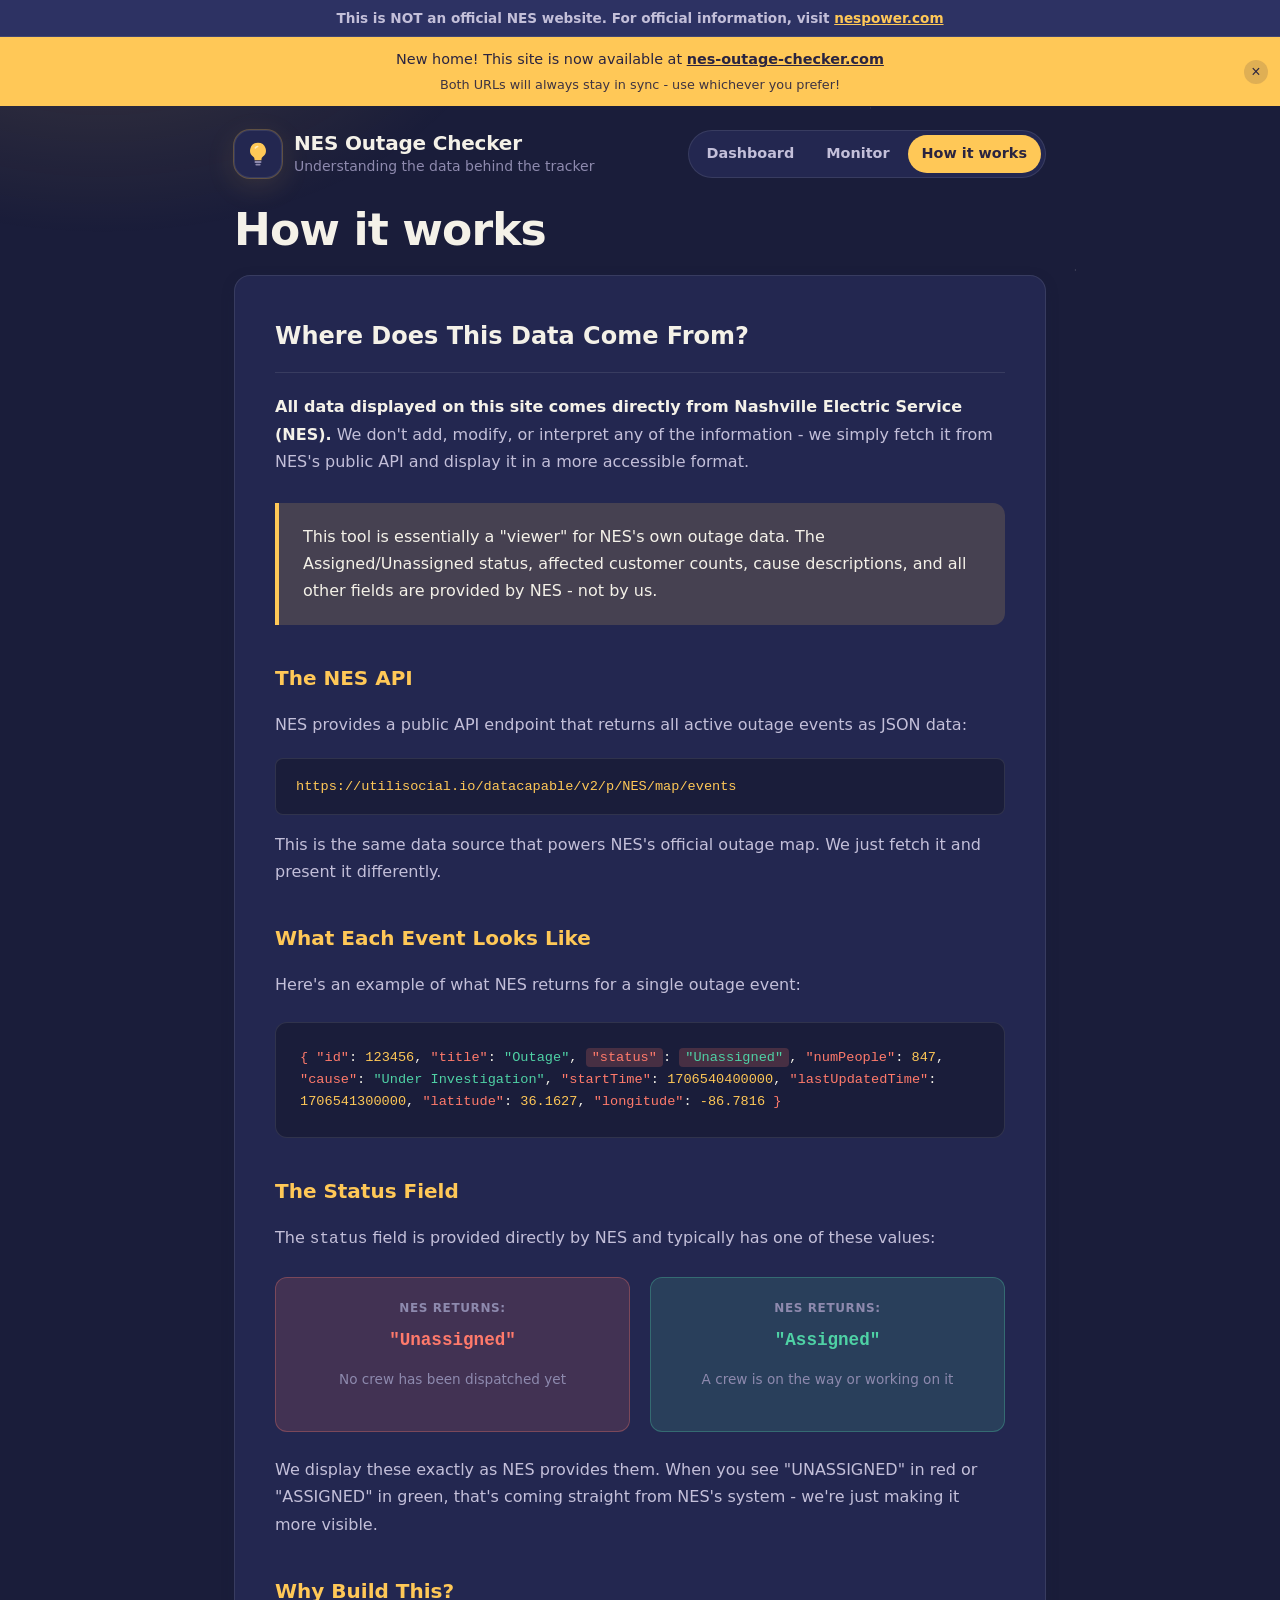
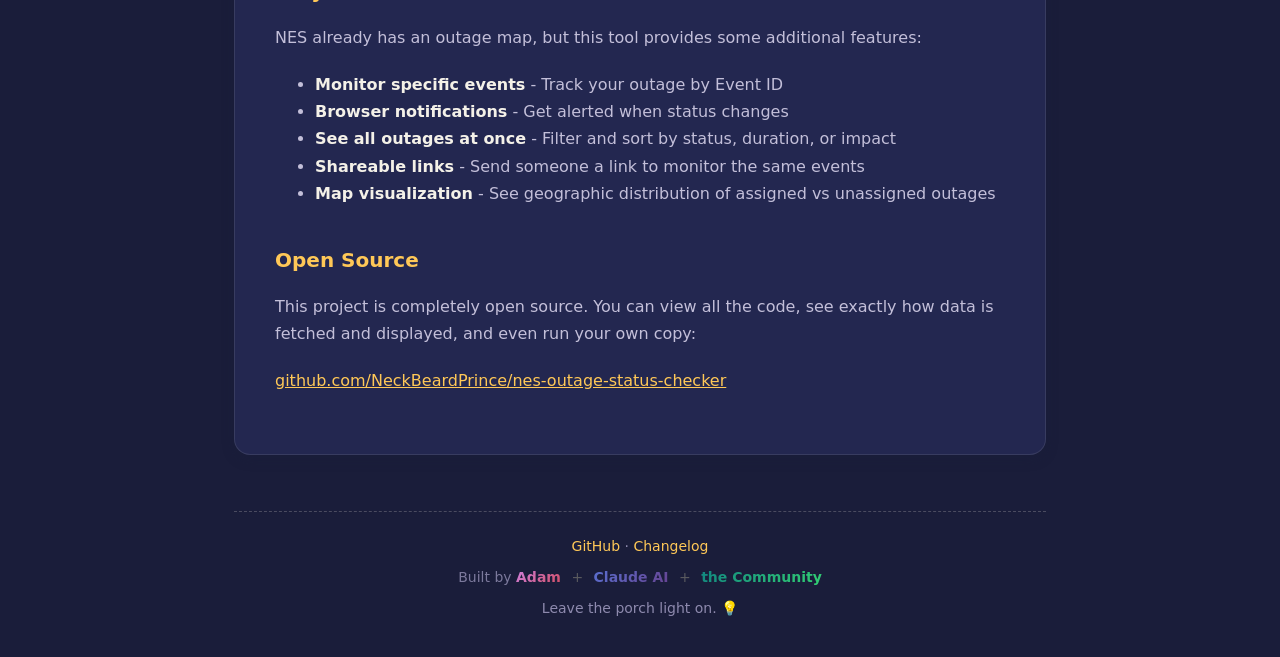
<file: docs/how-it-works.html>
<!DOCTYPE html>
<html lang="en">
<head>
    <meta charset="UTF-8">
    <meta http-equiv="Content-Security-Policy" content="default-src 'self'; base-uri 'self'; object-src 'none'; frame-ancestors 'self'; script-src 'self' 'unsafe-inline'; style-src 'self' 'unsafe-inline' https://fonts.googleapis.com; font-src 'self' https://fonts.gstatic.com; img-src 'self' data:; connect-src 'self'">
    <meta name="viewport" content="width=device-width, initial-scale=1.0">
    <title>How It Works - NES Outage Status Checker</title>
    <link rel="icon" href="data:image/svg+xml,<svg xmlns='http://www.w3.org/2000/svg' viewBox='0 0 100 100'><text y='.9em' font-size='90'>💡</text></svg>">
    <link rel="preconnect" href="https://fonts.googleapis.com">
    <link rel="preconnect" href="https://fonts.gstatic.com" crossorigin>
    <link href="https://fonts.googleapis.com/css2?family=Atkinson+Hyperlegible+Next:wght@400;700&family=Bricolage+Grotesque:opsz,wght@12..96,400..800&family=JetBrains+Mono:wght@400;500&display=swap" rel="stylesheet">
    <style>


        .content {
            line-height: 1.7;
            background: var(--bg-secondary);
            border: 1px solid var(--border-color);
            border-radius: 16px;
            padding: 40px;
            box-shadow: 0 4px 12px rgba(26, 29, 58, 0.4);
        }

        h2 {
            font-family: var(--font-display);
            color: var(--text-primary);
            font-size: 1.5rem;
            font-weight: 700;
            margin-top: 0;
            margin-bottom: 20px;
            padding-bottom: 16px;
            border-bottom: 1px solid var(--border-color);
        }

        h3 {
            font-family: var(--font-display);
            color: var(--accent);
            font-size: 1.25rem;
            font-weight: 700;
            margin-top: 36px;
            margin-bottom: 16px;
        }

        p {
            color: var(--text-secondary);
            margin-bottom: 20px;
        }

        .highlight {
            color: var(--text-primary);
            font-weight: 600;
        }

        .callout {
            background: var(--accent-muted);
            border-left: 4px solid var(--accent);
            padding: 20px 24px;
            border-radius: 0 12px 12px 0;
            margin: 28px 0;
        }

        .callout p {
            margin: 0;
            color: var(--text-primary);
        }

        .json-block {
            background: var(--bg-primary);
            border: 1px solid var(--border-color);
            border-radius: 12px;
            padding: 24px;
            overflow-x: auto;
            font-family: var(--font-mono);
            font-size: 0.85rem;
            line-height: 1.6;
            margin: 24px 0;
        }

        .json-key {
            color: #FF7A6B;
        }

        .json-string {
            color: #4FD1A5;
        }

        .json-number {
            color: #FFC857;
        }

        .json-highlight {
            background: rgba(255, 122, 107, 0.2);
            padding: 2px 6px;
            border-radius: 4px;
        }

        .status-example {
            display: flex;
            gap: 20px;
            margin: 24px 0;
            flex-wrap: wrap;
        }

        .status-box {
            flex: 1;
            min-width: 200px;
            padding: 20px;
            border-radius: 12px;
            text-align: center;
        }

        .status-box.unassigned {
            background: var(--status-waiting-bg);
            border: 1px solid rgba(255, 122, 107, 0.3);
        }

        .status-box.assigned {
            background: var(--status-active-bg);
            border: 1px solid rgba(79, 209, 165, 0.3);
        }

        .status-box .label {
            font-size: 0.75rem;
            color: var(--text-muted);
            margin-bottom: 8px;
            text-transform: uppercase;
            letter-spacing: 0.05em;
        }

        .status-box .value {
            font-size: 1.1rem;
            font-weight: 600;
            font-family: var(--font-mono);
        }

        .status-box.unassigned .value {
            color: var(--status-waiting);
        }

        .status-box.assigned .value {
            color: var(--status-active);
        }

        .api-url {
            background: var(--bg-primary);
            border: 1px solid var(--border-color);
            padding: 16px 20px;
            border-radius: 8px;
            font-family: var(--font-mono);
            font-size: 0.85rem;
            word-break: break-all;
            color: var(--accent);
            margin: 16px 0;
        }

    </style>
    <link rel="stylesheet" href="styles.css">
    <script src="ui.js" defer></script>
    <script src="eggs.js" defer></script>
</head>
<body data-page="how">
    <div class="unofficial-banner">
        This is NOT an official NES website. For official information, visit <a href="https://www.nespower.com" target="_blank">nespower.com</a>
    </div>

    <div class="new-domain-banner" id="domainBanner">
        New home! This site is now available at <a href="https://nes-outage-checker.com">nes-outage-checker.com</a>
        <div class="subtext">Both URLs will always stay in sync - use whichever you prefer!</div>
        <button class="dismiss" onclick="dismissDomainBanner()" title="Dismiss">&times;</button>
    </div>

    <div class="container narrow">
        <header class="site-header">
            <div class="brand">
                <button type="button" class="brand-bulb" id="brandBulb" aria-label="Light bulb logo">
                    <svg viewBox="0 0 32 32" aria-hidden="true"><path class="bulb-glass" d="M16 3a9 9 0 0 0-5.4 16.2c.9.7 1.4 1.6 1.4 2.6V23h8v-1.2c0-1 .5-1.9 1.4-2.6A9 9 0 0 0 16 3z"/><path class="bulb-shine" d="M12.2 8.6a5 5 0 0 1 3.3-2.1.9.9 0 1 1 .3 1.8 3.2 3.2 0 0 0-2.1 1.3.9.9 0 1 1-1.5-1z"/><rect class="bulb-base" x="12" y="24" width="8" height="2.2" rx="1.1"/><rect class="bulb-base" x="13" y="27" width="6" height="2" rx="1"/></svg>
                </button>
                <div>
                    <a class="brand-name" href="index.html">NES Outage Checker</a>
                    <p class="header-subtitle">Understanding the data behind the tracker</p>
                </div>
            </div>
            <nav class="nav" aria-label="Site">
                <a href="index.html" class="nav-link">Dashboard</a>
                <a href="monitor.html" class="nav-link">Monitor</a>
                <a href="how-it-works.html" class="nav-link" aria-current="page">How it works</a>
            </nav>
        </header>

        <h1 class="page-title">How it works</h1>

        <div class="content">
            <h2>Where Does This Data Come From?</h2>

            <p>
                <span class="highlight">All data displayed on this site comes directly from Nashville Electric Service (NES).</span>
                We don't add, modify, or interpret any of the information - we simply fetch it from NES's public API and display it in a more accessible format.
            </p>

            <div class="callout">
                <p>This tool is essentially a "viewer" for NES's own outage data. The Assigned/Unassigned status, affected customer counts, cause descriptions, and all other fields are provided by NES - not by us.</p>
            </div>

            <h3>The NES API</h3>

            <p>NES provides a public API endpoint that returns all active outage events as JSON data:</p>

            <div class="api-url">
                https://utilisocial.io/datacapable/v2/p/NES/map/events
            </div>

            <p>This is the same data source that powers NES's official outage map. We just fetch it and present it differently.</p>

            <h3>What Each Event Looks Like</h3>

            <p>Here's an example of what NES returns for a single outage event:</p>

            <div class="json-block">
<span class="json-key">{</span>
  <span class="json-key">"id"</span>: <span class="json-number">123456</span>,
  <span class="json-key">"title"</span>: <span class="json-string">"Outage"</span>,
  <span class="json-key"><span class="json-highlight">"status"</span></span>: <span class="json-string"><span class="json-highlight">"Unassigned"</span></span>,
  <span class="json-key">"numPeople"</span>: <span class="json-number">847</span>,
  <span class="json-key">"cause"</span>: <span class="json-string">"Under Investigation"</span>,
  <span class="json-key">"startTime"</span>: <span class="json-number">1706540400000</span>,
  <span class="json-key">"lastUpdatedTime"</span>: <span class="json-number">1706541300000</span>,
  <span class="json-key">"latitude"</span>: <span class="json-number">36.1627</span>,
  <span class="json-key">"longitude"</span>: <span class="json-number">-86.7816</span>
<span class="json-key">}</span>
            </div>

            <h3>The Status Field</h3>

            <p>The <code>status</code> field is provided directly by NES and typically has one of these values:</p>

            <div class="status-example">
                <div class="status-box unassigned">
                    <div class="label">NES returns:</div>
                    <div class="value">"Unassigned"</div>
                    <p style="margin-top: 12px; font-size: 0.85rem; color: var(--text-muted);">
                        No crew has been dispatched yet
                    </p>
                </div>
                <div class="status-box assigned">
                    <div class="label">NES returns:</div>
                    <div class="value">"Assigned"</div>
                    <p style="margin-top: 12px; font-size: 0.85rem; color: var(--text-muted);">
                        A crew is on the way or working on it
                    </p>
                </div>
            </div>

            <p>
                We display these exactly as NES provides them. When you see "UNASSIGNED" in red or "ASSIGNED" in green, that's coming straight from NES's system - we're just making it more visible.
            </p>

            <h3>Why Build This?</h3>

            <p>
                NES already has an outage map, but this tool provides some additional features:
            </p>

            <ul style="color: var(--text-secondary);">
                <li><strong style="color: var(--text-primary);">Monitor specific events</strong> - Track your outage by Event ID</li>
                <li><strong style="color: var(--text-primary);">Browser notifications</strong> - Get alerted when status changes</li>
                <li><strong style="color: var(--text-primary);">See all outages at once</strong> - Filter and sort by status, duration, or impact</li>
                <li><strong style="color: var(--text-primary);">Shareable links</strong> - Send someone a link to monitor the same events</li>
                <li><strong style="color: var(--text-primary);">Map visualization</strong> - See geographic distribution of assigned vs unassigned outages</li>
            </ul>

            <h3>Open Source</h3>

            <p>
                This project is completely open source. You can view all the code, see exactly how data is fetched and displayed, and even run your own copy:
            </p>

            <p style="margin-top: 16px;">
                <a href="https://github.com/NeckBeardPrince/nes-outage-status-checker" target="_blank" style="color: var(--accent);">
                    github.com/NeckBeardPrince/nes-outage-status-checker
                </a>
            </p>
        </div>

        <footer>
            <a href="https://github.com/NeckBeardPrince/nes-outage-status-checker" target="_blank">GitHub</a>
            &middot;
            <a href="https://github.com/NeckBeardPrince/nes-outage-status-checker/blob/main/CHANGELOG.md" target="_blank">Changelog</a>
            <div class="built-with">
                Built by <a href="https://iamadam.dev/" target="_blank" style="background: linear-gradient(135deg, #f093fb 0%, #f5576c 100%); -webkit-background-clip: text; -webkit-text-fill-color: transparent; text-decoration: none; font-weight: 700;">Adam</a>
                <span style="margin: 0 6px; color: #666;">+</span>
                <span style="background: linear-gradient(135deg, #667eea 0%, #764ba2 100%); -webkit-background-clip: text; -webkit-text-fill-color: transparent; font-weight: 700;">Claude AI</span>
                <span style="margin: 0 6px; color: #666;">+</span>
                <a href="https://github.com/NeckBeardPrince/nes-outage-status-checker/graphs/contributors" target="_blank" style="background: linear-gradient(135deg, #11998e 0%, #38ef7d 100%); -webkit-background-clip: text; -webkit-text-fill-color: transparent; text-decoration: none; font-weight: 700;">the Community</a>
            </div>
            <div class="footer-signoff">Leave the porch light on. 💡</div>
        </footer>
    </div>

    <script>
        // Domain banner - only show on old GitHub Pages site
        function dismissDomainBanner() {
            document.getElementById('domainBanner').style.display = 'none';
            localStorage.setItem('nes-domain-banner-dismissed', 'true');
        }

        (function() {
            const isNewDomain = window.location.hostname === 'nes-outage-checker.com' ||
                               window.location.hostname === 'www.nes-outage-checker.com';
            const isDismissed = localStorage.getItem('nes-domain-banner-dismissed') === 'true';

            if (isNewDomain || isDismissed) {
                document.getElementById('domainBanner').style.display = 'none';
            }
        })();
    </script>
</body>
</html>
</file>
<file: docs/styles.css>
/* ==========================================================================
   Porch Light: shared styles for every page.
   Linked AFTER each page's inline <style>, so rules here win on equal
   specificity. Page-specific component rules stay inline in each page.
   ========================================================================== */

/* ---------- Tokens ---------- */
:root {
    --font-display: 'Bricolage Grotesque', ui-rounded, system-ui, sans-serif;
    --font-body: 'Atkinson Hyperlegible Next', system-ui, sans-serif;
    --font-mono: 'JetBrains Mono', ui-monospace, 'SF Mono', monospace;

    /* Night sky */
    --bg-primary: #1A1D3A;
    --bg-secondary: #232750;
    --bg-tertiary: #2D3263;
    --bg-hover: #383E75;
    --border-color: rgba(244, 241, 232, 0.10);
    --border-strong: rgba(244, 241, 232, 0.22);

    --text-primary: #F4F1E8;
    --text-secondary: #C3BFD9;
    --text-muted: #8E8AAE;

    /* Waiting for crew: coral */
    --status-waiting: #FF7A6B;
    --status-waiting-bg: rgba(255, 122, 107, 0.14);
    --status-waiting-glow: rgba(255, 122, 107, 0.30);

    /* Crew working: mint */
    --status-active: #4FD1A5;
    --status-active-bg: rgba(79, 209, 165, 0.14);
    --status-active-glow: rgba(79, 209, 165, 0.35);

    /* Porch light */
    --accent: #FFC857;
    --accent-muted: rgba(255, 200, 87, 0.16);
    --accent-hover: #FFB627;
    --accent-ink: #2A2440;

    --success: #4FD1A5;
    --danger: #FF5C7A;
    --warning: #FF7A6B;

    --radius: 18px;
    --radius-sm: 12px;
    --radius-pill: 999px;

    --shadow-sm: 0 1px 2px rgba(8, 9, 26, 0.35);
    --shadow-md: 0 6px 18px rgba(8, 9, 26, 0.40);
    --shadow-lg: 0 14px 40px rgba(8, 9, 26, 0.50);
    --glow: 0 0 0 1px rgba(255, 200, 87, 0.25), 0 8px 30px rgba(255, 200, 87, 0.12);

    color-scheme: dark;
}

body.light-mode {
    --bg-primary: #FFF8EC;
    --bg-secondary: #FFFFFF;
    --bg-tertiary: #F6EEDC;
    --bg-hover: #EFE3C8;
    --border-color: rgba(42, 36, 64, 0.10);
    --border-strong: rgba(42, 36, 64, 0.22);

    --text-primary: #2A2440;
    --text-secondary: #554E6E;
    --text-muted: #7A7494;

    --status-waiting: #E5533F;
    --status-waiting-bg: rgba(229, 83, 63, 0.10);
    --status-waiting-glow: rgba(229, 83, 63, 0.18);
    --status-active: #1F9E74;
    --status-active-bg: rgba(31, 158, 116, 0.10);
    --status-active-glow: rgba(31, 158, 116, 0.20);

    --accent: #E0A21A;
    --accent-muted: rgba(224, 162, 26, 0.16);
    --accent-hover: #C98C0A;

    --shadow-sm: 0 1px 3px rgba(42, 36, 64, 0.06);
    --shadow-md: 0 6px 18px rgba(42, 36, 64, 0.08);
    --shadow-lg: 0 14px 40px rgba(42, 36, 64, 0.12);
    --glow: 0 0 0 1px rgba(224, 162, 26, 0.35), 0 8px 30px rgba(224, 162, 26, 0.15);

    color-scheme: light;
}

/* ---------- Base ---------- */
* { box-sizing: border-box; }

html {
    -webkit-font-smoothing: antialiased;
    -moz-osx-font-smoothing: grayscale;
}

body {
    font-family: var(--font-body);
    font-size: 1rem;
    line-height: 1.5;
    background: var(--bg-primary);
    color: var(--text-primary);
    min-height: 100vh;
    margin: 0;
    padding: 0;
    transition: background 0.3s, color 0.3s;
    position: relative;
}

/* Porch-light glow in the corner + a few quiet stars */
body::before {
    content: '';
    position: fixed;
    inset: 0;
    pointer-events: none;
    z-index: -1;
    opacity: 1;
    background:
        radial-gradient(600px 400px at 8% -5%, rgba(255, 200, 87, 0.16), transparent 70%),
        radial-gradient(1.5px 1.5px at 22% 18%, rgba(244, 241, 232, 0.55), transparent 60%),
        radial-gradient(1px 1px at 68% 12%, rgba(244, 241, 232, 0.45), transparent 60%),
        radial-gradient(1.5px 1.5px at 84% 30%, rgba(244, 241, 232, 0.40), transparent 60%),
        radial-gradient(1px 1px at 46% 6%, rgba(244, 241, 232, 0.50), transparent 60%),
        radial-gradient(1px 1px at 92% 8%, rgba(244, 241, 232, 0.35), transparent 60%);
}

body::after { content: none; }

body.light-mode::before {
    background: radial-gradient(700px 450px at 8% -5%, rgba(255, 200, 87, 0.28), transparent 70%);
}

a { color: var(--accent); }

:focus-visible {
    outline: 3px solid var(--accent);
    outline-offset: 2px;
    border-radius: 6px;
}

.container {
    max-width: 1200px;
    margin: 0 auto;
    padding: 24px 24px 40px;
    position: relative;
    z-index: 1;
}

.hidden { display: none !important; }

.visually-hidden {
    position: absolute !important;
    width: 1px; height: 1px;
    overflow: hidden;
    clip: rect(0 0 0 0);
    white-space: nowrap;
}

/* ---------- Header ---------- */
.site-header {
    display: flex;
    justify-content: space-between;
    align-items: center;
    gap: 16px;
    flex-wrap: wrap;
    margin-bottom: 28px;
}

.brand {
    display: flex;
    align-items: center;
    gap: 12px;
    min-width: 0;
}

.brand-bulb {
    width: 48px;
    height: 48px;
    flex: none;
    display: grid;
    place-items: center;
    border-radius: 16px;
    border: 1px solid var(--border-color);
    background: var(--bg-secondary);
    box-shadow: var(--glow);
    cursor: pointer;
    padding: 0;
    transition: transform 0.15s ease;
}

.brand-bulb:hover { transform: rotate(-8deg) scale(1.05); }
.brand-bulb:active { transform: scale(0.94); }
.brand-bulb svg { width: 28px; height: 28px; display: block; }
.brand-bulb .bulb-glass { fill: var(--accent); transition: fill 0.2s; }
.brand-bulb .bulb-base { fill: var(--text-muted); }
.brand-bulb .bulb-shine { fill: rgba(255, 255, 255, 0.6); }

.brand-name {
    font-family: var(--font-display);
    font-weight: 700;
    font-size: 1.25rem;
    letter-spacing: -0.01em;
    color: var(--text-primary);
    text-decoration: none;
    line-height: 1.1;
    display: block;
}

.header-subtitle {
    font-size: 0.875rem;
    color: var(--text-muted);
    margin: 2px 0 0;
}

.nav {
    display: flex;
    align-items: center;
    gap: 4px;
    padding: 4px;
    border-radius: var(--radius-pill);
    background: var(--bg-secondary);
    border: 1px solid var(--border-color);
    flex-wrap: wrap;
}

.nav-link {
    color: var(--text-secondary);
    text-decoration: none;
    font-size: 0.9rem;
    font-weight: 700;
    padding: 8px 14px;
    border-radius: var(--radius-pill);
    transition: background 0.2s, color 0.2s;
}

.nav-link:hover { color: var(--text-primary); background: var(--bg-tertiary); }

.nav-link[aria-current="page"] {
    background: var(--accent);
    color: var(--accent-ink);
}

.nav .icon-btn { border-radius: var(--radius-pill); }

/* ---------- Hero / status sentence ---------- */
.hero {
    background: var(--bg-secondary);
    border: 1px solid var(--border-color);
    border-radius: 24px;
    padding: 24px;
    margin-bottom: 20px;
    box-shadow: var(--shadow-md);
}

.hero-top {
    display: flex;
    justify-content: space-between;
    align-items: baseline;
    gap: 12px;
    flex-wrap: wrap;
    margin-bottom: 8px;
}

.hero-eyebrow {
    font-family: var(--font-body);
    font-size: 0.8rem;
    font-weight: 700;
    letter-spacing: 0.08em;
    text-transform: uppercase;
    color: var(--accent);
    margin: 0;
}

.status-sentence {
    font-family: var(--font-display);
    font-size: clamp(1.4rem, 3.2vw, 2.1rem);
    font-weight: 600;
    line-height: 1.2;
    letter-spacing: -0.015em;
    margin: 0 0 20px;
    color: var(--text-primary);
    text-wrap: balance;
}

.status-sentence .hl-waiting { color: var(--status-waiting); }
.status-sentence .hl-active { color: var(--status-active); }
.status-sentence .hl-accent { color: var(--accent); }

.freshness {
    display: flex;
    align-items: center;
    gap: 10px;
    flex-wrap: wrap;
    font-size: 0.85rem;
    color: var(--text-muted);
}

.freshness strong {
    font-family: var(--font-mono);
    font-weight: 500;
    color: var(--text-secondary);
}

.freshness-detail { font-size: 0.8rem; color: var(--text-muted); }
.freshness-detail:empty { display: none; }
.freshness-detail.has-changes { color: var(--accent); }

.countdown {
    font-family: var(--font-mono);
    font-size: 0.8rem;
    color: var(--text-muted);
}

.stat-grid {
    display: grid;
    grid-template-columns: repeat(auto-fit, minmax(150px, 1fr));
    gap: 12px;
}

.stat {
    display: flex;
    flex-direction: column;
    gap: 4px;
    padding: 14px 16px;
    border-radius: var(--radius-sm);
    background: var(--bg-tertiary);
    border: 1px solid var(--border-color);
}

.stat-label {
    font-size: 0.8rem;
    color: var(--text-secondary);
}

.stat strong {
    font-family: var(--font-display);
    font-size: 1.75rem;
    font-weight: 700;
    line-height: 1;
    font-variant-numeric: tabular-nums;
}

.stat-active { background: var(--status-active-bg); border-color: transparent; }
.stat-active strong { color: var(--status-active); }
.stat-waiting { background: var(--status-waiting-bg); border-color: transparent; }
.stat-waiting strong { color: var(--status-waiting); }

/* ---------- Toolbar ---------- */
.toolbar {
    display: flex;
    justify-content: space-between;
    align-items: center;
    gap: 10px;
    flex-wrap: wrap;
    margin-bottom: 20px;
}

.toolbar-label {
    display: inline-flex;
    align-items: center;
    gap: 8px;
    font-size: 0.85rem;
    font-weight: 700;
    color: var(--text-secondary);
}

.container.narrow { max-width: 860px; }

.page-title {
    font-family: var(--font-display);
    font-size: clamp(2rem, 5vw, 2.75rem);
    font-weight: 800;
    letter-spacing: -0.02em;
    line-height: 1.1;
    margin: 0 0 20px;
}

.toolbar-actions {
    display: flex;
    align-items: center;
    gap: 6px;
    flex-wrap: wrap;
}

.view-toggle {
    display: inline-flex;
    padding: 4px;
    gap: 2px;
    border-radius: var(--radius-pill);
    background: var(--bg-secondary);
    border: 1px solid var(--border-color);
}

.view-toggle button {
    padding: 8px 16px;
    border: none;
    background: transparent;
    color: var(--text-secondary);
    cursor: pointer;
    border-radius: var(--radius-pill);
    font: 700 0.9rem var(--font-body);
    transition: background 0.2s, color 0.2s;
}

.view-toggle button:hover:not(.active) { color: var(--text-primary); background: var(--bg-tertiary); }

.view-toggle button.active {
    background: var(--accent);
    color: var(--accent-ink);
}

/* Buttons */
.icon-btn {
    display: inline-flex;
    align-items: center;
    gap: 6px;
    padding: 8px 14px;
    background: var(--bg-secondary);
    border: 1px solid var(--border-color);
    border-radius: var(--radius-pill);
    color: var(--text-secondary);
    cursor: pointer;
    font: 700 0.85rem var(--font-body);
    line-height: 1.2;
    transition: background 0.2s, color 0.2s, border-color 0.2s;
    list-style: none;
    user-select: none;
}

.icon-btn::-webkit-details-marker { display: none; }
.icon-btn[data-icon]::before { content: attr(data-icon); font-size: 0.95rem; }
.icon-btn:hover { background: var(--bg-tertiary); color: var(--text-primary); }

.icon-btn.active {
    background: var(--accent-muted);
    color: var(--accent);
    border-color: var(--accent);
}

select {
    padding: 8px 12px;
    border: 1px solid var(--border-color);
    border-radius: var(--radius-sm);
    background: var(--bg-tertiary);
    color: var(--text-primary);
    font: 0.9rem var(--font-body);
    cursor: pointer;
    transition: border-color 0.2s, box-shadow 0.2s;
}

select:hover { border-color: var(--border-strong); }

select:focus {
    outline: none;
    border-color: var(--accent);
    box-shadow: 0 0 0 3px var(--accent-muted);
}

/* Popover built on <details> */
.popover { position: relative; }
.popover[open] > summary { background: var(--accent-muted); color: var(--accent); border-color: var(--accent); }

.popover-panel {
    position: absolute;
    right: 0;
    top: calc(100% + 8px);
    z-index: 1500;
    min-width: 240px;
    display: flex;
    flex-direction: column;
    gap: 12px;
    padding: 16px;
    background: var(--bg-secondary);
    border: 1px solid var(--border-strong);
    border-radius: var(--radius);
    box-shadow: var(--shadow-lg);
    animation: popIn 0.14s ease-out;
}

.popover-panel label {
    display: flex;
    flex-direction: column;
    gap: 6px;
    font-size: 0.8rem;
    font-weight: 700;
    color: var(--text-secondary);
}

.popover-panel select { width: 100%; }

.popover-panel .icon-btn { width: 100%; justify-content: flex-start; }

@keyframes popIn {
    from { opacity: 0; transform: translateY(-4px) scale(0.98); }
    to { opacity: 1; transform: none; }
}

/* ---------- Shared components (restyle of page rules) ---------- */
.event-card,
.monitor {
    border-radius: var(--radius);
    background: var(--bg-secondary);
    border: 1px solid var(--border-color);
    box-shadow: var(--shadow-sm);
}

.event-card:hover { border-color: var(--border-strong); box-shadow: var(--shadow-md); transform: translateY(-2px); }
.event-card.unassigned { border-left: 5px solid var(--status-waiting); }
.event-card.assigned { border-left: 5px solid var(--status-active); border-color: var(--status-active); box-shadow: var(--shadow-md), 0 0 32px var(--status-active-glow); }

.event-title { font-family: var(--font-display); font-weight: 700; font-size: 1.1rem; }

.label {
    text-transform: none;
    letter-spacing: 0;
    font-size: 0.8rem;
    font-weight: 700;
    color: var(--text-muted);
}

.status-badge {
    border-radius: var(--radius-pill);
    text-transform: none;
    letter-spacing: 0;
    font-size: 0.8rem;
    font-weight: 700;
    padding: 6px 12px;
}

.duration { color: var(--accent); }

.card-map-btn,
.map-ctrl-btn,
.monitor-action-btn {
    border-radius: var(--radius-pill);
    font-family: var(--font-body);
    font-weight: 700;
}

.modal,
.location-modal {
    border-radius: 24px;
    background: var(--bg-secondary);
}

.modal-overlay,
.location-modal-overlay {
    background: rgba(12, 13, 32, 0.75);
    backdrop-filter: blur(6px);
}

.modal-title { font-family: var(--font-display); font-weight: 700; }
.modal-body h2, .modal-body h3, .modal-body h4 { font-family: var(--font-display); font-weight: 700; }

.modal-version,
.modal-btn-primary {
    background: var(--accent);
    color: var(--accent-ink);
}

.modal-btn { border-radius: var(--radius-pill); font-family: var(--font-body); }
.modal-btn-primary:hover { background: var(--accent-hover); box-shadow: 0 6px 16px var(--accent-muted); }

.leaflet-popup-content-wrapper { border-radius: var(--radius-sm); font-family: var(--font-body); }

/* ---------- Banners ---------- */
.unofficial-banner {
    background: var(--bg-tertiary);
    color: var(--text-secondary);
    border-bottom: 1px solid var(--border-color);
    font-weight: 700;
    font-size: 0.85rem;
    padding: 8px 20px;
    text-align: center;
}

.unofficial-banner a { color: var(--accent); }

.new-domain-banner,
.update-banner {
    background: var(--accent);
    color: var(--accent-ink);
}

.new-domain-banner {
    position: relative;
    text-align: center;
    padding: 12px 48px;
    font-size: 0.9rem;
}

.new-domain-banner a { font-weight: 700; text-decoration: underline; }
.new-domain-banner .subtext { font-size: 0.8rem; opacity: 0.9; margin-top: 4px; }

.new-domain-banner .dismiss {
    position: absolute;
    right: 12px;
    top: 50%;
    transform: translateY(-50%);
    width: 24px;
    height: 24px;
    border: none;
    border-radius: 50%;
    padding: 0;
    line-height: 1;
    font-size: 1rem;
    cursor: pointer;
}

.new-domain-banner a,
.update-banner a { color: var(--accent-ink); }

.new-domain-banner .dismiss { background: rgba(42, 36, 64, 0.15); color: var(--accent-ink); }
.new-domain-banner .dismiss:hover { background: rgba(42, 36, 64, 0.25); }

.offline-banner { background: var(--danger); color: #fff; }

/* ---------- Footer ---------- */
footer {
    margin-top: 56px;
    padding-top: 24px;
    border-top: 1px dashed var(--border-strong);
    text-align: center;
    font-size: 0.875rem;
    color: var(--text-muted);
}

footer a { color: var(--accent); text-decoration: none; }
footer a:hover { color: var(--accent-hover); text-decoration: underline; }

.keyboard-hint {
    font-family: var(--font-mono);
    font-size: 0.75rem;
    color: var(--text-muted);
    margin-top: 8px;
}

.built-with { margin-top: 10px; opacity: 0.85; }

.footer-signoff {
    margin-top: 10px;
    font-family: var(--font-display);
    color: var(--text-muted);
}

/* ---------- Toast (shared) ---------- */
.porch-toast {
    position: fixed;
    left: 50%;
    bottom: 28px;
    transform: translate(-50%, 20px);
    opacity: 0;
    pointer-events: none;
    z-index: 3000;
    padding: 12px 20px;
    border-radius: var(--radius-pill);
    background: var(--accent);
    color: var(--accent-ink);
    font-weight: 700;
    box-shadow: var(--shadow-lg);
    transition: opacity 0.25s, transform 0.25s;
}

.porch-toast.show { opacity: 1; transform: translate(-50%, 0); }

/* ---------- Easter eggs ---------- */
body.lights-out::after {
    content: '';
    position: fixed;
    inset: 0;
    z-index: 2500;
    pointer-events: none;
    background: radial-gradient(
        circle 150px at var(--spot-x, 50%) var(--spot-y, 50%),
        transparent 0%,
        rgba(5, 5, 15, 0.55) 60%,
        rgba(5, 5, 15, 0.96) 100%
    );
}

body.lights-out { cursor: crosshair; }

.lights-out-hint {
    position: fixed;
    top: 16px;
    left: 50%;
    transform: translateX(-50%);
    z-index: 2600;
    padding: 8px 16px;
    border-radius: var(--radius-pill);
    background: rgba(5, 5, 15, 0.85);
    color: #FFC857;
    font: 700 0.85rem var(--font-body);
    border: 1px solid rgba(255, 200, 87, 0.4);
}

.brand-bulb.flicker .bulb-glass { animation: flicker 0.9s steps(1) forwards; }
.brand-bulb.popped .bulb-glass { fill: var(--text-muted); }
.brand-bulb.popped { box-shadow: none; transform: rotate(12deg); }

@keyframes flicker {
    0%, 20%, 40%, 60% { fill: var(--accent); }
    10%, 30%, 50%, 70%, 100% { fill: var(--text-muted); }
}

/* ---------- Responsive ---------- */
@media (max-width: 700px) {
    .container { padding: 16px 14px 32px; }
    .site-header { flex-direction: column; align-items: flex-start; }
    .nav { width: 100%; justify-content: space-between; flex-wrap: nowrap; }
    .nav-link { padding: 8px 10px; font-size: 0.85rem; white-space: nowrap; }
    /* Theme button goes icon-only; page JS still rewrites its text label. */
    .nav .icon-btn { font-size: 0; gap: 0; padding: 8px 10px; }
    .nav .icon-btn::before { font-size: 1rem; }
    .hero { padding: 18px; border-radius: 20px; }
    .stat-grid { grid-template-columns: repeat(2, 1fr); }
    .stat strong { font-size: 1.4rem; }
    .toolbar { flex-direction: column; align-items: stretch; }
    .toolbar-actions { justify-content: flex-start; }
    .view-toggle { justify-content: space-between; }
    .view-toggle button { flex: 1; }
    .popover-panel { left: 0; right: auto; }
}

@media (prefers-reduced-motion: reduce) {
    *, *::before, *::after {
        animation-duration: 0.01ms !important;
        animation-iteration-count: 1 !important;
        transition-duration: 0.01ms !important;
    }
}
</file>
